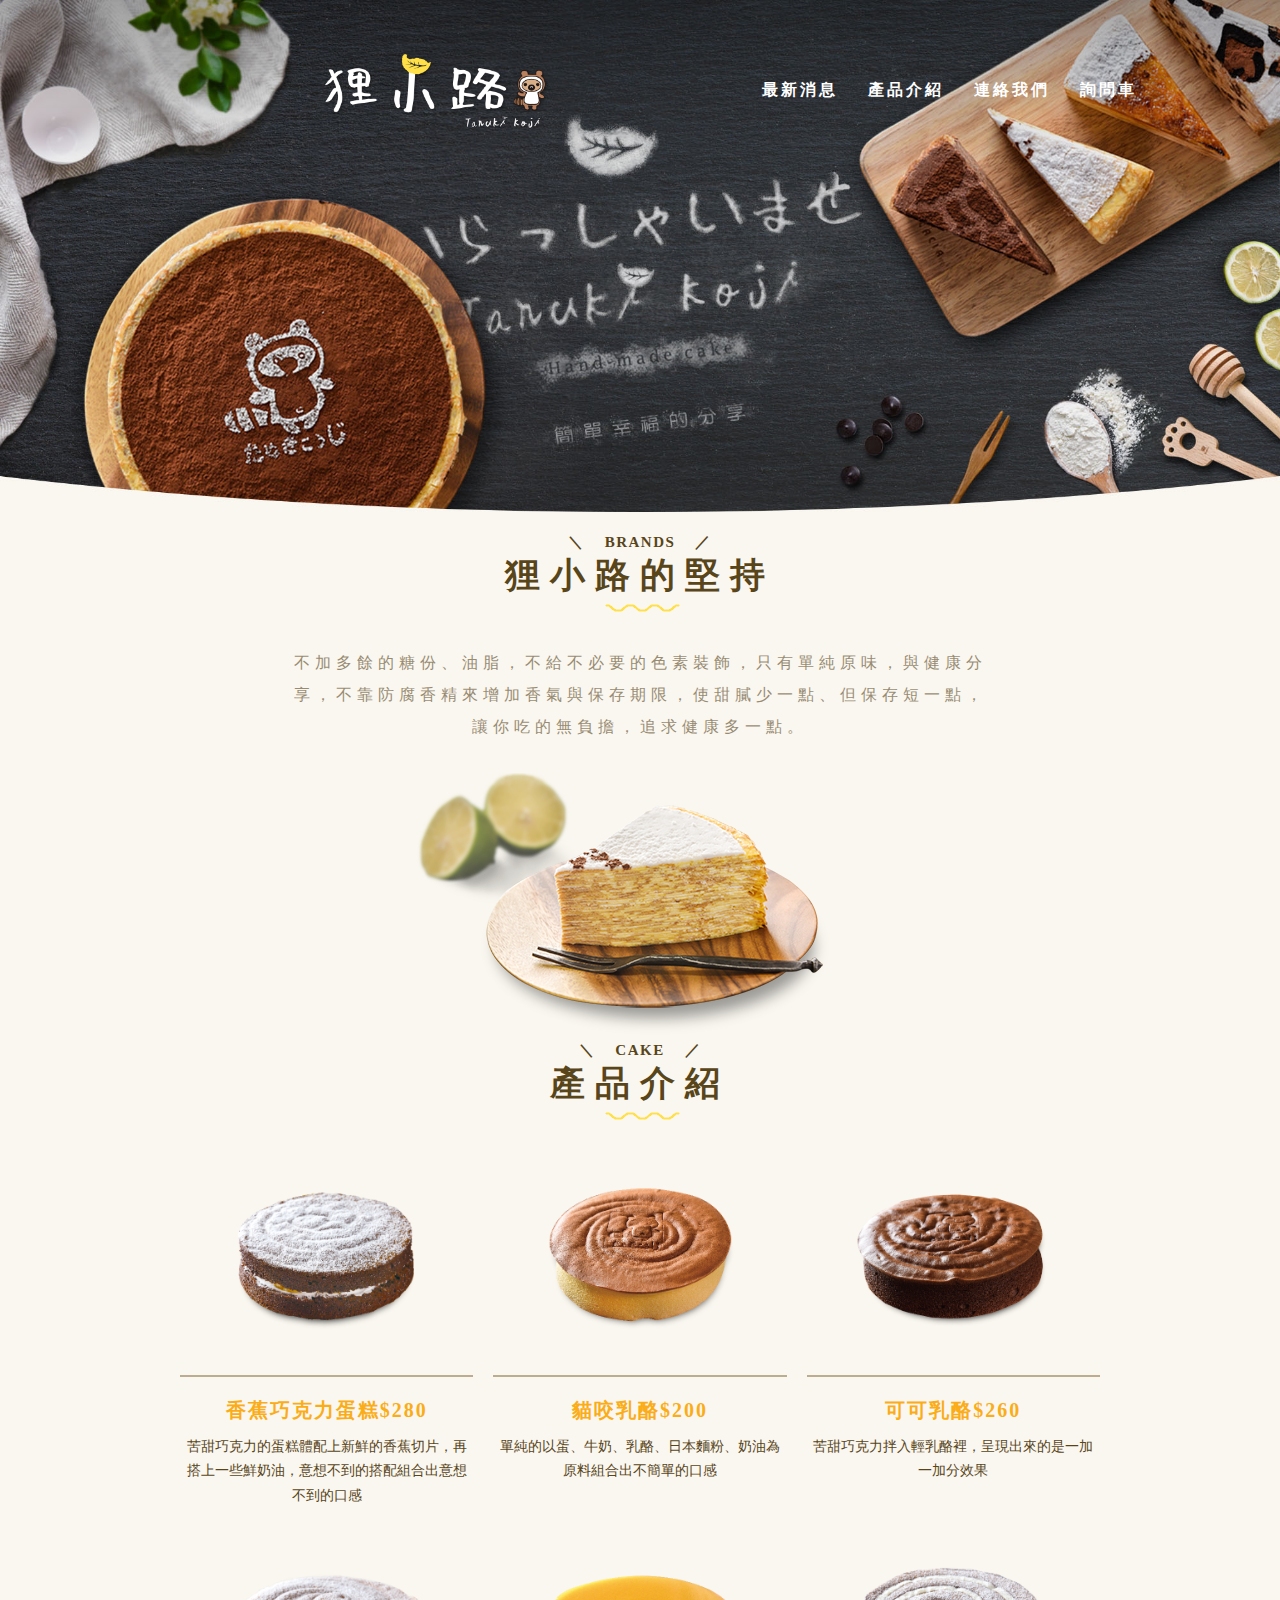
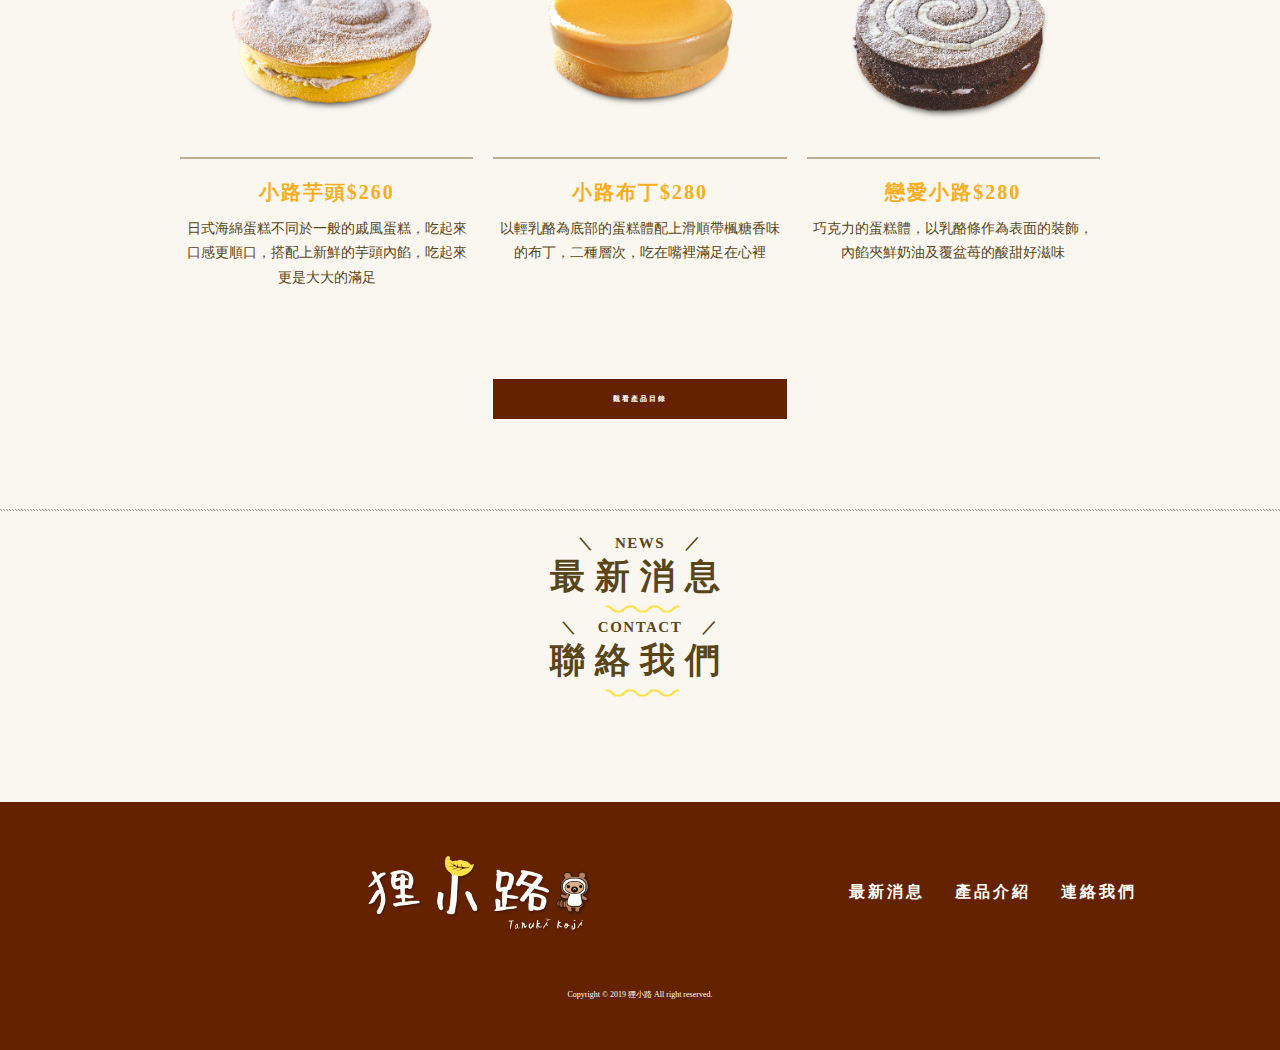
<file: index.html>
<!DOCTYPE html>
<html lang="zh">
  <head>
    <meta charset="UTF-8"/>
    <title>狸小路 | 首頁</title>
    <link rel="stylesheet" href="style.css"/>
    <link rel="shortcut icon" href="imgs/icon.png" type="image/x-icon"/>
  </head>
  <body>
    <div id="banner">
      <nav><a href="index.html"><img class="logo" src="imgs/LOGO.png" alt="狸小路 LOGO"/></a>
        <div class="link"><a href="new.html">最新消息</a><a href="#">產品介紹</a><a href="#">連絡我們</a><a href="#">詢問車</a></div>
      </nav>
    </div>
    <section id="brands">
      <div class="title-box">
        <h2 class="title">BRANDS</h2>
        <h1>狸小路的堅持</h1><img src="imgs/line.png" alt="裝飾線條"/>
      </div>
      <p>不加多餘的糖份、油脂，不給不必要的色素裝飾，只有單純原味，與健康分享，不靠防腐香精來增加香氣與保存期限，使甜膩少一點、但保存短一點，讓你吃的無負擔，追求健康多一點。</p><img src="imgs/cake.png" alt="狸小路 產品"/>
    </section>
    <div class="title-box">
      <h2 class="title">CAKE</h2>
      <h1>產品介紹</h1><img src="imgs/line.png" alt="裝飾線條"/>
    </div>
    <section id="product">
      <div class="product-box"><a href="#"><img src="imgs/cake01.png" alt="產品照片"/>
          <hr/>
          <h2>香蕉巧克力蛋糕$280</h2>
          <p>苦甜巧克力的蛋糕體配上新鮮的香蕉切片，再搭上一些鮮奶油，意想不到的搭配組合出意想不到的口感</p></a></div>
      <div class="product-box"><a href="#"><img src="imgs/cake02.png" alt="產品照片"/>
          <hr/>
          <h2>貓咬乳酪$200</h2>
          <p>單純的以蛋、牛奶、乳酪、日本麵粉、奶油為原料組合出不簡單的口感</p></a></div>
      <div class="product-box"><a href="#"><img src="imgs/cake03.png" alt="產品照片"/>
          <hr/>
          <h2>可可乳酪$260</h2>
          <p>苦甜巧克力拌入輕乳酪裡，呈現出來的是一加一加分效果</p></a></div>
      <div class="product-box"><a href="#"><img src="imgs/cake04.png" alt="產品照片"/>
          <hr/>
          <h2>小路芋頭$260</h2>
          <p>日式海綿蛋糕不同於一般的戚風蛋糕，吃起來口感更順口，搭配上新鮮的芋頭內餡，吃起來更是大大的滿足</p></a></div>
      <div class="product-box"><a href="#"><img src="imgs/cake05.png" alt="產品照片"/>
          <hr/>
          <h2>小路布丁$280</h2>
          <p>以輕乳酪為底部的蛋糕體配上滑順帶楓糖香味的布丁，二種層次，吃在嘴裡滿足在心裡</p></a></div>
      <div class="product-box"><a href="#"><img src="imgs/cake06.png" alt="產品照片"/>
          <hr/>
          <h2>戀愛小路$280</h2>
          <p>巧克力的蛋糕體，以乳酪條作為表面的裝飾，內餡夾鮮奶油及覆盆苺的酸甜好滋味</p></a></div>
    </section><a class="btn-big" href="#">觀看產品目錄</a>
    <div class="small-line"></div>
    <div class="title-box">
      <h2 class="title">NEWS</h2>
      <h1>最新消息</h1><img src="imgs/line.png" alt="裝飾線條"/>
    </div>
    <div class="title-box">
      <h2 class="title">CONTACT</h2>
      <h1>聯絡我們</h1><img src="imgs/line.png" alt="裝飾線條"/>
    </div>
    <footer>
      <nav><img class="logo" src="imgs/LOGO.png" alt="狸小路 LOGO"/>
        <div class="link"><a href="#">最新消息</a><a href="#">產品介紹</a><a href="#">連絡我們</a></div>
        <div id="copy">Copyright &copy; 2019 狸小路 All right reserved.</div>
      </nav>
    </footer>
  </body>
</html>
</file>
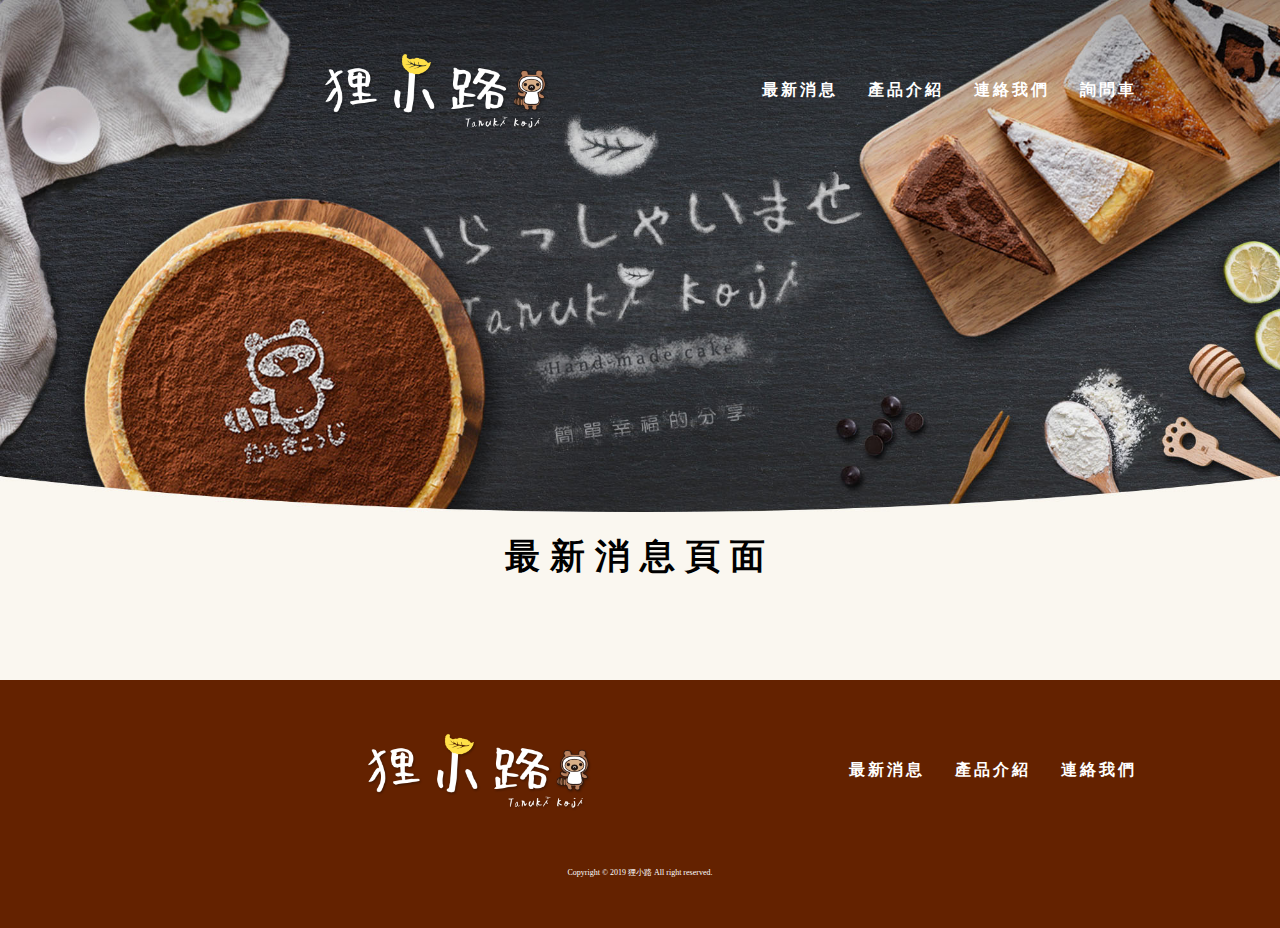
<file: new.html>
<!DOCTYPE html>
<html lang="zh">
  <head>
    <meta charset="UTF-8"/>
    <title>狸小路 | 最新消息</title>
    <link rel="stylesheet" href="style.css"/>
    <link rel="shortcut icon" href="imgs/icon.png" type="image/x-icon"/>
  </head>
  <body>
    <div id="banner">
      <nav><a href="index.html"><img class="logo" src="imgs/LOGO.png" alt="狸小路 LOGO"/></a>
        <div class="link"><a href="new.html">最新消息</a><a href="#">產品介紹</a><a href="#">連絡我們</a><a href="#">詢問車</a></div>
      </nav>
    </div>
    <h1>最新消息頁面</h1>
    <footer>
      <nav><img class="logo" src="imgs/LOGO.png" alt="狸小路 LOGO"/>
        <div class="link"><a href="#">最新消息</a><a href="#">產品介紹</a><a href="#">連絡我們</a></div>
        <div id="copy">Copyright &copy; 2019 狸小路 All right reserved.</div>
      </nav>
    </footer>
  </body>
</html>
</file>
<file: style.css>
a {
    color: black;
}

* {
    margin: 0;
    padding: 0;
    font-family: 微軟正黑體;
}

body{
    background-color: #faf7f0;
    text-align: center;
}

#banner {
    background-image: url(imgs/Banner.jpg);
    background-size: 100vw;
    background-repeat: no-repeat;
    width: 100vw;
    height: calc(100vw / 2.4);

}

.logo {
    width: 250px;
}

.link {
    float: right;
    padding: 30px 0;
}

.link a {
    color: #fff;
    text-decoration: none;
    padding: 5px 15px;
    font-weight: 800;
    letter-spacing: 3px;

}

.link a:hover {
    background-color: #ffe048;
    color: black;
    transition: 0.6s;

}

nav {
    width: 80%;
    margin: 0 auto;
    padding: 50px 0;
}

#brands{
    text-align: center;
    color: #58451a;
    
}

.title{
    font-family: myraid;
    font-size: 15px;
    letter-spacing: 1.5px;
}

h1{
    letter-spacing: 10px;
    font-size: 35px;
}

.title-box{
    text-align: center;
    color: #58451a;
}


.title::before{
    content: "＼";
    padding-right: 20px;
}

.title::after{
    content: "／";
    padding-left: 20px;
}

#brands p{
    width: 700px;
    margin: 0 auto;
    padding: 30px;
    line-height: 2;
    opacity: 0.6;
    letter-spacing: 5px;
}

/* 產品區塊 */
#product {
    /* 顯示模式：格線 */
    display: grid;
    /* 格線-框架-欄位：欄位尺寸 欄位尺寸 欄位尺寸 */
    grid-template-columns: auto auto auto;
    /* 格線-間隙 */
    grid-gap: 20px;
    padding: 30px;
    width: 920px;
    margin: 0 auto;
}

#product img {
    width: 100%;
}

.product-box a {
    text-decoration: none;
}

.product-box h2 {
    color: #fbad19;
    font-size: 20px;
    letter-spacing: 2px;
}

.product-box hr {
    height: 2px;
    background-color: #bdac90;
    border: 0;
    margin: 20px 0;
    text-align: left;
}

.product-box p {
    color: #58451a;
    font-size: 0.9em;
    padding: 10px 0;
    line-height: 1.7;
}


.btn-big{
    display: inline-block;
    background-color: #642200;
    color: #fff;
    text-decoration: none;
    padding: 15px 120px;
    transition: 0.8s;
    margin: 50px 0 90px 0;
    font-weight: 700;
    font-size: 7PX;
    letter-spacing: 2px;
}

.btn-big:hover{
    background-color: transparent;
    border: 2px solid #642200;
    color: #642200;
    font-weight: 900;
}

.small-line {
    background-image: url(imgs/small-line.png);
    height: 5px;
    background-repeat: repeat-x;
    margin-bottom: 20px;
}

footer {
    background-color: #642200;
    color: #fff;
    margin-top: 100px;
}

footer #copy {
    padding-top: 50px;
    font-size: 0.5em;
    text-align: center;
}

/*RMD*/
/* 當螢幕寬度大於等於 1024 像素 - 桌機 */
@media screen and (min-width: 1024px) {
  
}

/* 當螢幕寬度小於等於 1023 像素 - 平板 */
@media screen and (max-width: 1023px) {
    #product {
        grid-template-columns: 1fr 1fr;
        width: 100%;
    }
}

/* 當螢幕寬度小於等於 767 像素 - 手機 */
@media screen and (max-width: 767px) {
    #product {
       grid-template-columns: 1fr;
       width: 100%;
    }

    #brands {
        width: 100%;
    }

    #brands p {
        width: 100%;
    }

    #brands > img {
        width: 100%;
    }

    #banner {
        background-position: center 0;
    }
    nav {
        text-align: center;
        padding: 10px 0;
    }
    .logo {
        width: 200px;
    }
    .link {
        float: none;
        padding: 10px 0;
    }
}
</file>
